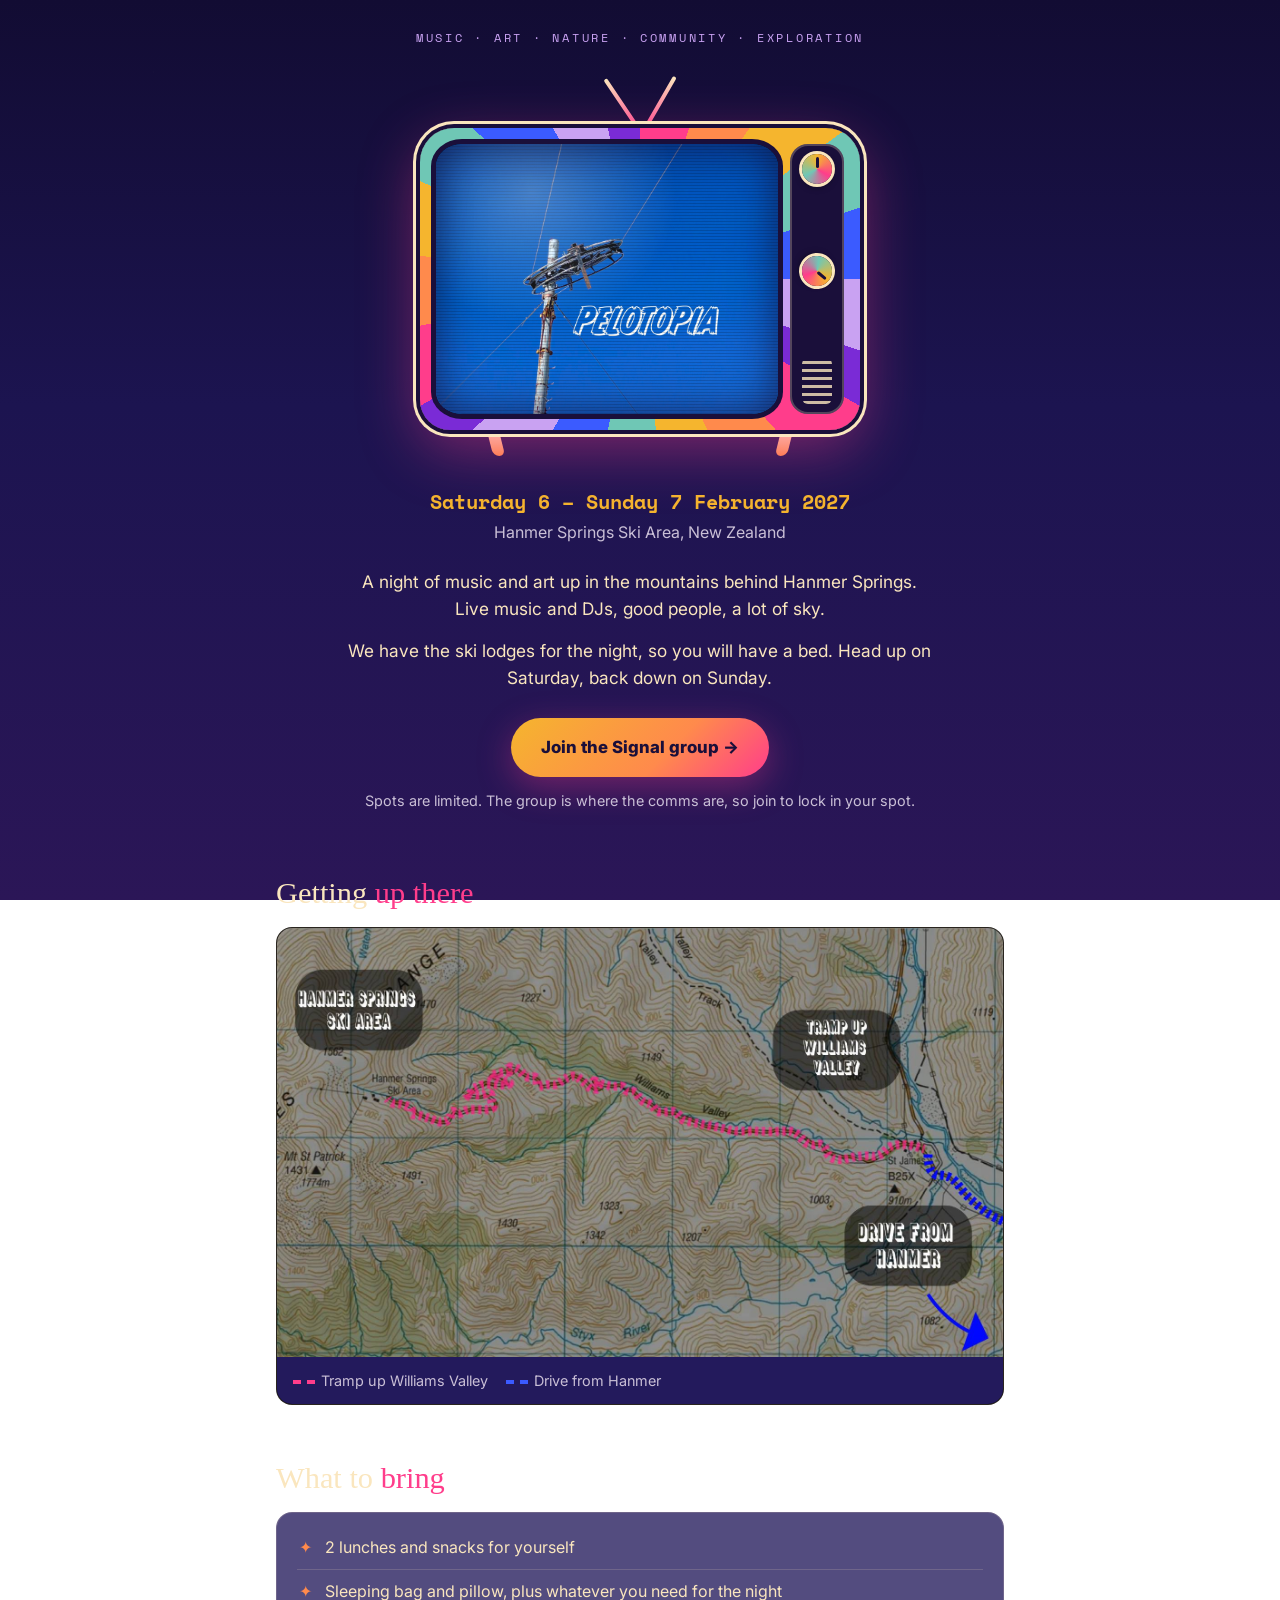
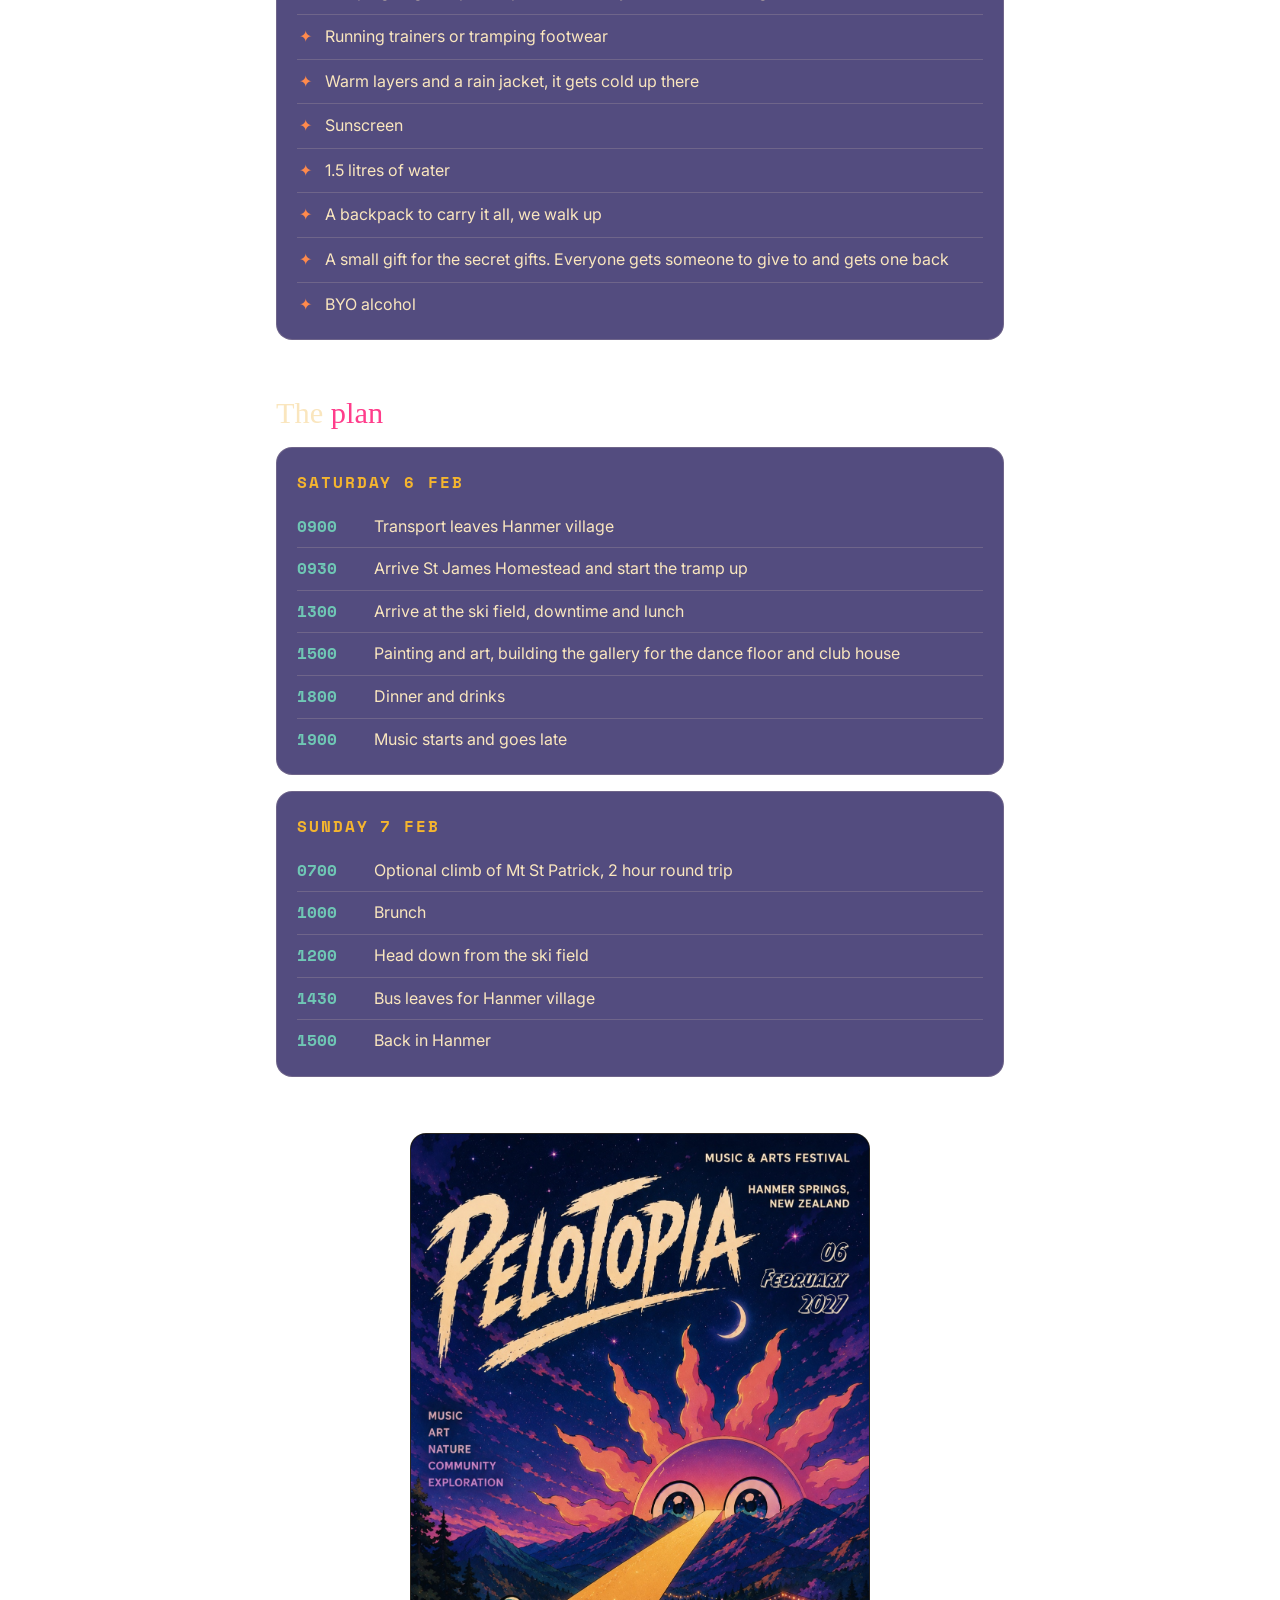
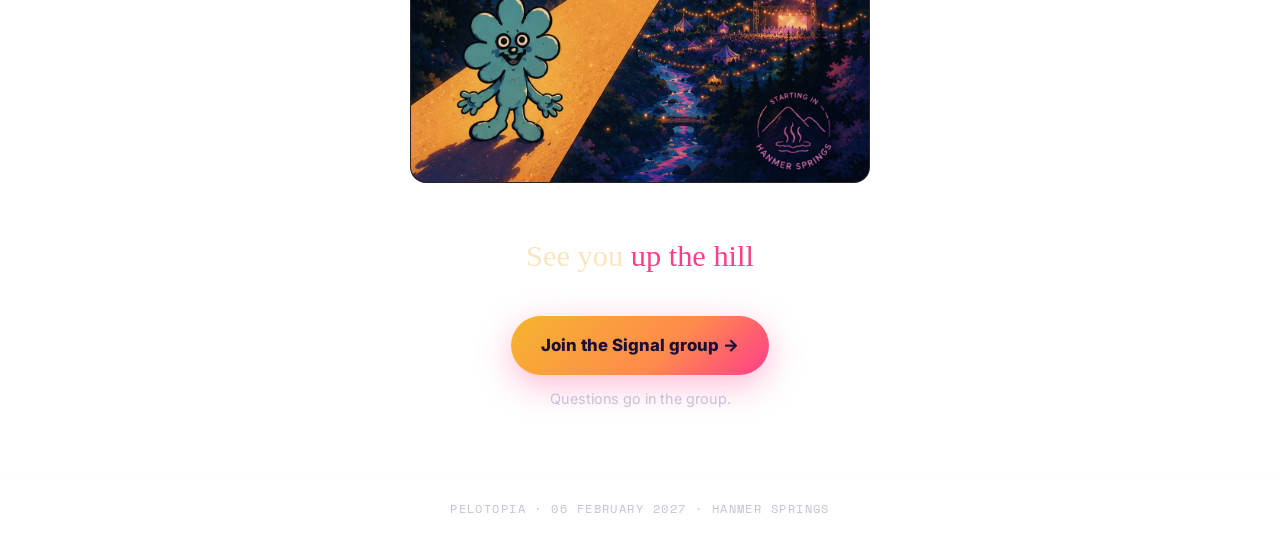
<file: pelotopia/index.html>
<!DOCTYPE html>
<html lang="en">
<head>
  <meta charset="UTF-8">
  <meta name="viewport" content="width=device-width, initial-scale=1.0">
  <title>Pelotopia — 6 February 2027, Hanmer Springs Ski Area</title>
  <meta name="description" content="A night of music and art up in the mountains behind Hanmer Springs. Saturday 6 February 2027.">
  <meta name="robots" content="noindex, nofollow">
  <meta property="og:title" content="Pelotopia">
  <meta property="og:description" content="A night of music and art up in the mountains behind Hanmer Springs. Saturday 6 February 2027.">
  <meta property="og:image" content="https://joedavies.io/pelotopia/img/lift-tower.jpg">
  <meta property="og:type" content="website">
  <link rel="preconnect" href="https://fonts.googleapis.com">
  <link rel="preconnect" href="https://fonts.gstatic.com" crossorigin>
  <link href="https://fonts.googleapis.com/css2?family=Inter:wght@400;600;800&family=Permanent+Marker&family=Space+Mono:wght@400;700&display=swap" rel="stylesheet">
  <style>
    :root {
      --night:      #120c33;
      --night-2:    #1c1450;
      --panel:      #231a5c;
      --line:       rgba(250, 230, 190, 0.16);
      --cream:      #fae6be;
      --cream-dim:  #c9bfd6;
      --sun:        #ff8a4c;
      --gold:       #f5b52e;
      --pink:       #ff3d8b;
      --lilac:      #c9a2f2;
      --teal:       #6fc7b5;
      --font-body:  'Inter', -apple-system, 'Helvetica Neue', Arial, sans-serif;
      --font-mono:  'Space Mono', ui-monospace, monospace;
      --font-brush: 'Permanent Marker', 'Marker Felt', cursive;
      --max-w:      760px;
    }

    *, *::before, *::after { box-sizing: border-box; margin: 0; padding: 0; }

    html { -webkit-font-smoothing: antialiased; scroll-behavior: smooth; }

    body {
      font-family: var(--font-body);
      color: var(--cream);
      line-height: 1.6;
      min-height: 100vh;
      background:
        radial-gradient(1px 1px at 12% 8%, rgba(255,255,255,.8) 50%, transparent 51%),
        radial-gradient(1px 1px at 78% 4%, rgba(255,255,255,.7) 50%, transparent 51%),
        radial-gradient(1.5px 1.5px at 44% 14%, rgba(255,255,255,.6) 50%, transparent 51%),
        radial-gradient(1px 1px at 90% 19%, rgba(255,255,255,.7) 50%, transparent 51%),
        radial-gradient(1px 1px at 25% 24%, rgba(255,255,255,.5) 50%, transparent 51%),
        radial-gradient(1.5px 1.5px at 63% 30%, rgba(255,255,255,.5) 50%, transparent 51%),
        linear-gradient(180deg, var(--night) 0%, var(--night-2) 45%, #2b1657 100%);
      background-attachment: fixed;
    }

    img { max-width: 100%; display: block; }
    a { color: var(--gold); }
    a:hover { color: var(--sun); }

    .wrap { max-width: var(--max-w); margin: 0 auto; padding: 0 16px; }

    /* --- Hero --- */
    .hero { padding: 28px 0 8px; text-align: center; }
    .hero-kicker {
      font-family: var(--font-mono);
      font-size: .78rem;
      letter-spacing: .22em;
      text-transform: uppercase;
      color: var(--lilac);
    }
    /* --- Psychedelic TV --- */
    .hero h1 { margin: 26px auto 30px; max-width: 440px; font-size: 1rem; line-height: 1; }
    .tv { display: block; position: relative; padding-top: 54px; }
    .tv-antenna {
      position: absolute; top: 0; left: 50%; width: 150px; height: 60px; transform: translateX(-50%);
    }
    .tv-antenna::before, .tv-antenna::after {
      content: ""; position: absolute; bottom: 0; left: 50%; width: 4px; height: 66px;
      border-radius: 4px; background: linear-gradient(var(--cream), var(--pink)); transform-origin: bottom center;
    }
    .tv-antenna::before { transform: rotate(-34deg); }
    .tv-antenna::after  { transform: rotate(30deg); }
    .tv-antenna i { display: block;
      position: absolute; bottom: -6px; left: 50%; width: 34px; height: 16px; margin-left: -15px;
      border-radius: 16px 16px 0 0; background: var(--gold); z-index: 1;
    }
    .tv-body {
      position: relative; z-index: 2; display: flex; gap: 12px; padding: 16px;
      border-radius: 34px 34px 30px 30px;
      background: repeating-conic-gradient(from 0deg at 50% 50%,
        #ff3d8b 0deg 18deg, #ff8a4c 18deg 36deg, #f5b52e 36deg 54deg,
        #6fc7b5 54deg 72deg, #3b5bff 72deg 90deg, #c9a2f2 90deg 108deg, #7a2bd6 108deg 120deg);
      box-shadow: 0 0 0 4px #1a0f3a, 0 0 0 7px var(--cream), 0 18px 60px rgba(255, 61, 139, .45);
      animation: tv-trip 9s linear infinite;
    }
    .tv-screen {
      position: relative; flex: 1; min-width: 0; overflow: hidden; background: #000;
      border-radius: 26px / 22px;
      box-shadow: 0 0 0 5px #1a0f3a, inset 0 0 30px rgba(0, 0, 0, .6);
      animation: tv-untrip 9s linear infinite;
    }
    .tv-screen img { width: 100%; height: auto; display: block; }
    .tv-screen::after {
      content: ""; position: absolute; inset: 0; pointer-events: none;
      background:
        radial-gradient(ellipse at 28% 18%, rgba(255, 255, 255, .28), transparent 42%),
        repeating-linear-gradient(0deg, rgba(0, 0, 0, .16) 0 1px, transparent 1px 3px);
      box-shadow: inset 0 0 44px rgba(18, 12, 51, .75);
      border-radius: inherit;
    }
    .tv-panel {
      flex: 0 0 54px; display: flex; flex-direction: column; align-items: center; justify-content: space-between;
      padding: 10px 0; border-radius: 18px; background: #1a0f3a; box-shadow: inset 0 0 0 2px rgba(250, 230, 190, .25);
      animation: tv-untrip 9s linear infinite;
    }
    .tv-knob {
      width: 30px; height: 30px; border-radius: 50%;
      background: conic-gradient(var(--gold), var(--pink), var(--teal), var(--gold));
      box-shadow: 0 0 0 3px var(--cream), 0 3px 6px rgba(0, 0, 0, .5); position: relative;
    }
    .tv-knob::after { content: ""; position: absolute; left: 50%; top: 3px; width: 3px; height: 11px; margin-left: -1.5px; border-radius: 2px; background: #1a0f3a; }
    .tv-knob + .tv-knob { transform: rotate(130deg); }
    .tv-grille {
      width: 30px; height: 46px; border-radius: 6px;
      background: repeating-linear-gradient(0deg, var(--cream) 0 3px, transparent 3px 8px); opacity: .8;
    }
    .tv-legs { display: flex; justify-content: space-between; padding: 0 16%; }
    .tv-legs i { display: block; width: 12px; height: 26px; background: linear-gradient(var(--cream), var(--sun)); border-radius: 0 0 8px 8px; }
    .tv-legs i:first-child { transform: skewX(14deg); }
    .tv-legs i:last-child  { transform: skewX(-14deg); }
    @keyframes tv-trip   { to { filter: hue-rotate(360deg); } }
    @keyframes tv-untrip { to { filter: hue-rotate(-360deg); } }
    @media (prefers-reduced-motion: reduce) { .tv-body, .tv-screen, .tv-panel { animation: none; } }
    @media (max-width: 420px) {
      .tv-body { padding: 12px; gap: 8px; }
      .tv-panel { flex-basis: 40px; }
      .tv-knob { width: 24px; height: 24px; }
      .tv-grille { width: 22px; height: 34px; }
    }
    .hero-when {
      font-family: var(--font-mono);
      font-weight: 700;
      font-size: clamp(1rem, 4vw, 1.25rem);
      color: var(--gold);
    }
    .hero-where { color: var(--cream-dim); margin-top: 2px; }
    .hero-blurb {
      max-width: 34em;
      margin: 22px auto 0;
      font-size: 1.08rem;
    }
    .hero-blurb p + p { margin-top: .8em; }

    /* --- Join button --- */
    .join {
      display: inline-block;
      margin-top: 26px;
      padding: 16px 30px;
      border-radius: 999px;
      background: linear-gradient(135deg, var(--gold), var(--sun) 60%, var(--pink));
      color: #1a0f3a;
      font-weight: 800;
      font-size: 1.05rem;
      text-decoration: none;
      box-shadow: 0 10px 34px rgba(255, 61, 139, .35);
      transition: transform .15s, box-shadow .15s;
    }
    .join:hover { color: #1a0f3a; transform: translateY(-2px); box-shadow: 0 14px 40px rgba(255, 61, 139, .5); }
    .join-note { margin-top: 12px; font-size: .9rem; color: var(--cream-dim); }

    /* --- Sections --- */
    section { margin-top: 56px; }
    h2 {
      font-family: var(--font-brush);
      font-weight: 400;
      font-size: 1.9rem;
      line-height: 1.15;
      color: var(--cream);
      margin-bottom: 16px;
    }
    h2 span { color: var(--pink); }

    figure { border-radius: 16px; overflow: hidden; border: 1px solid var(--line); background: #000; }
    figure img { width: 100%; height: auto; }
    figcaption {
      background: var(--panel);
      padding: 12px 16px;
      font-size: .9rem;
      color: var(--cream-dim);
    }
    .key { display: inline-block; width: 22px; height: 0; border-top: 4px dashed; vertical-align: middle; margin-right: 6px; }
    .key.pink { border-color: var(--pink); }
    .key.blue { border-color: #3b5bff; }
    .leg { display: inline-block; white-space: nowrap; margin-right: 14px; }

    .card {
      background: rgba(35, 26, 92, .78);
      border: 1px solid var(--line);
      border-radius: 16px;
      padding: 22px 20px;
    }
    .card + .card { margin-top: 16px; }

    .facts { display: grid; grid-template-columns: 1fr 1fr; gap: 16px; }
    .facts .card + .card { margin-top: 0; }
    .label {
      font-family: var(--font-mono);
      font-size: .74rem;
      letter-spacing: .2em;
      text-transform: uppercase;
      color: var(--lilac);
      margin-bottom: 6px;
    }
    .big { font-size: 1.5rem; font-weight: 800; color: var(--gold); line-height: 1.2; }
    .facts p.note { margin-top: 6px; color: var(--cream-dim); font-size: .95rem; }

    .bring { list-style: none; }
    .bring li { padding: 9px 0 9px 28px; position: relative; border-bottom: 1px solid var(--line); }
    .bring li:last-child { border-bottom: 0; padding-bottom: 0; }
    .bring li:first-child { padding-top: 0; }
    .bring li::before { content: "✦"; position: absolute; left: 2px; color: var(--sun); }
    .bring li:first-child::before { top: 0; }

    .day-title {
      font-family: var(--font-mono);
      font-weight: 700;
      letter-spacing: .12em;
      text-transform: uppercase;
      color: var(--gold);
      margin-bottom: 10px;
    }
    .sched { list-style: none; }
    .sched li { display: grid; grid-template-columns: 4.2em 1fr; gap: 10px; padding: 8px 0; border-bottom: 1px solid var(--line); }
    .sched li:last-child { border-bottom: 0; padding-bottom: 0; }
    .sched time { font-family: var(--font-mono); font-weight: 700; color: var(--teal); }

    .poster { max-width: 460px; margin: 0 auto; }

    .pillars {
      text-align: center;
      font-family: var(--font-mono);
      font-size: .8rem;
      letter-spacing: .2em;
      text-transform: uppercase;
      color: var(--lilac);
      line-height: 2;
    }

    .cta { text-align: center; }

    footer {
      margin-top: 64px;
      padding: 24px 16px 40px;
      text-align: center;
      font-family: var(--font-mono);
      font-size: .75rem;
      letter-spacing: .12em;
      color: var(--cream-dim);
      border-top: 1px solid var(--line);
    }

    @media (max-width: 560px) {
      .facts { grid-template-columns: 1fr; }
      section { margin-top: 44px; }
    }
  </style>
</head>
<body>

  <main class="wrap">

    <header class="hero">
      <p class="hero-kicker">Music · Art · Nature · Community · Exploration</p>
      <h1><span class="tv">
        <span class="tv-antenna"><i></i></span>
        <span class="tv-body">
          <span class="tv-screen"><img src="img/lift-tower.jpg" width="1800" height="1422" alt="Pelotopia"></span>
          <span class="tv-panel"><span class="tv-knob"></span><span class="tv-knob"></span><span class="tv-grille"></span></span>
        </span>
        <span class="tv-legs"><i></i><i></i></span>
      </span></h1>
      <p class="hero-when">Saturday 6 – Sunday 7 February 2027</p>
      <p class="hero-where">Hanmer Springs Ski Area, New Zealand</p>

      <div class="hero-blurb">
        <p>A night of music and art up in the mountains behind Hanmer Springs. Live music and DJs, good people, a lot of sky.</p>
        <p>We have the ski lodges for the night, so you will have a bed. Head up on Saturday, back down on Sunday.</p>
      </div>

      <a class="join" href="https://signal.group/#CjQKIJwoe7N2rkyVK_zSEbInOuwzUQMo8sMA8R2RmtYTluKCEhDlrVHQwJRIiTcMg3ou1PnD" rel="noopener">Join the Signal group →</a>
      <p class="join-note">Spots are limited. The group is where the comms are, so join to lock in your spot.</p>
    </header>

    <section>
      <h2>Getting <span>up there</span></h2>
      <figure>
        <img src="img/route-map.jpg" width="1600" height="945" alt="Topographic map of the route: a drive from Hanmer to St James, then a tramp up Williams Valley to the Hanmer Springs Ski Area.">
        <figcaption>
          <span class="leg"><span class="key pink"></span>Tramp up Williams Valley</span>
          <span class="leg"><span class="key blue"></span>Drive from Hanmer</span>
        </figcaption>
      </figure>
    </section>

    <section>
      <h2>What to <span>bring</span></h2>
      <div class="card">
        <ul class="bring">
          <li>2 lunches and snacks for yourself</li>
          <li>Sleeping bag and pillow, plus whatever you need for the night</li>
          <li>Running trainers or tramping footwear</li>
          <li>Warm layers and a rain jacket, it gets cold up there</li>
          <li>Sunscreen</li>
          <li>1.5 litres of water</li>
          <li>A backpack to carry it all, we walk up</li>
          <li>A small gift for the secret gifts. Everyone gets someone to give to and gets one back</li>
          <li>BYO alcohol</li>
        </ul>
      </div>
    </section>

    <section>
      <h2>The <span>plan</span></h2>
      <div class="card">
        <p class="day-title">Saturday 6 Feb</p>
        <ul class="sched">
          <li><time>0900</time><span>Transport leaves Hanmer village</span></li>
          <li><time>0930</time><span>Arrive St James Homestead and start the tramp up</span></li>
          <li><time>1300</time><span>Arrive at the ski field, downtime and lunch</span></li>
          <li><time>1500</time><span>Painting and art, building the gallery for the dance floor and club house</span></li>
          <li><time>1800</time><span>Dinner and drinks</span></li>
          <li><time>1900</time><span>Music starts and goes late</span></li>
        </ul>
      </div>
      <div class="card">
        <p class="day-title">Sunday 7 Feb</p>
        <ul class="sched">
          <li><time>0700</time><span>Optional climb of Mt St Patrick, 2 hour round trip</span></li>
          <li><time>1000</time><span>Brunch</span></li>
          <li><time>1200</time><span>Head down from the ski field</span></li>
          <li><time>1430</time><span>Bus leaves for Hanmer village</span></li>
          <li><time>1500</time><span>Back in Hanmer</span></li>
        </ul>
      </div>
    </section>

    <section>
      <figure class="poster">
        <img src="img/poster.jpg" width="1201" height="1700" loading="lazy" alt="Pelotopia poster: a sun with eyes rising over mountains at night, a lit-up gathering in the valley, 06 February 2027.">
      </figure>
    </section>

    <section class="cta">
      <h2>See you <span>up the hill</span></h2>
      <a class="join" href="https://signal.group/#CjQKIJwoe7N2rkyVK_zSEbInOuwzUQMo8sMA8R2RmtYTluKCEhDlrVHQwJRIiTcMg3ou1PnD" rel="noopener">Join the Signal group →</a>
      <p class="join-note">Questions go in the group.</p>
    </section>

  </main>

  <footer>PELOTOPIA · 06 FEBRUARY 2027 · HANMER SPRINGS</footer>

</body>
</html>
</file>
